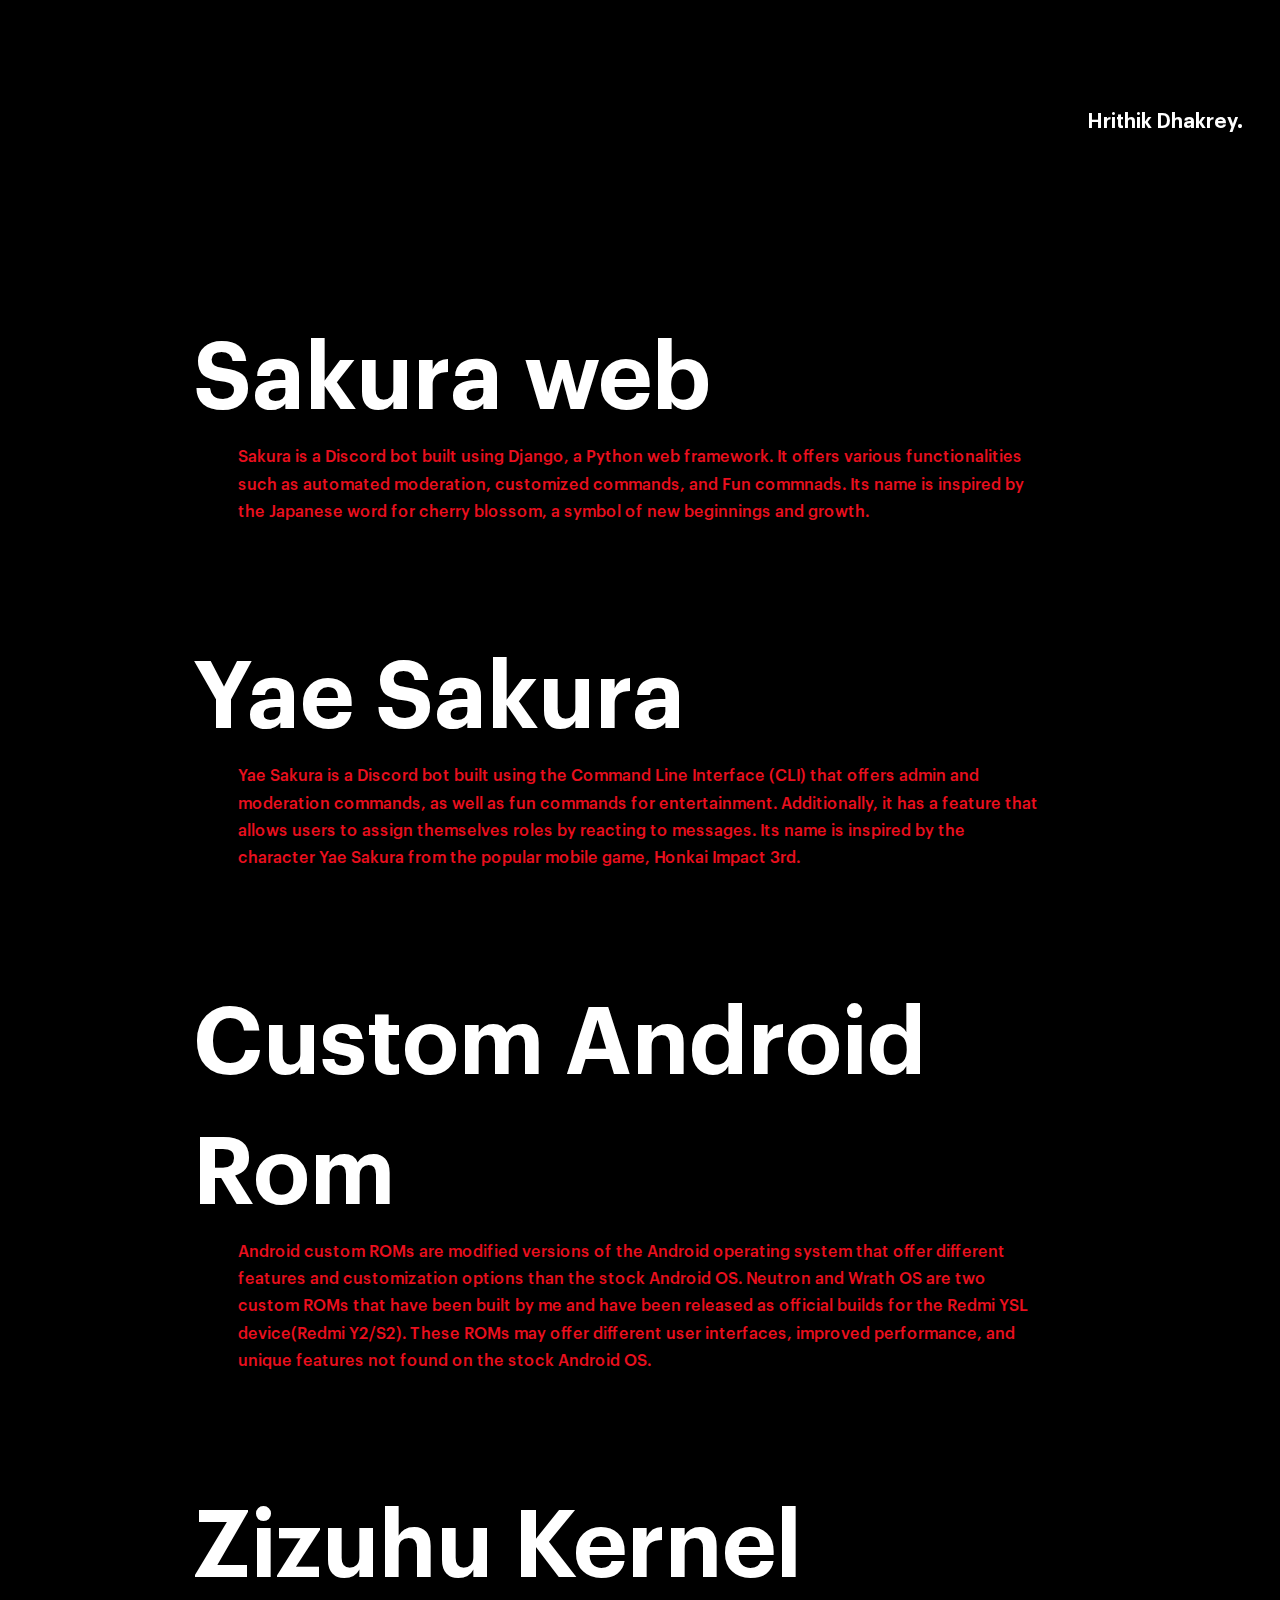
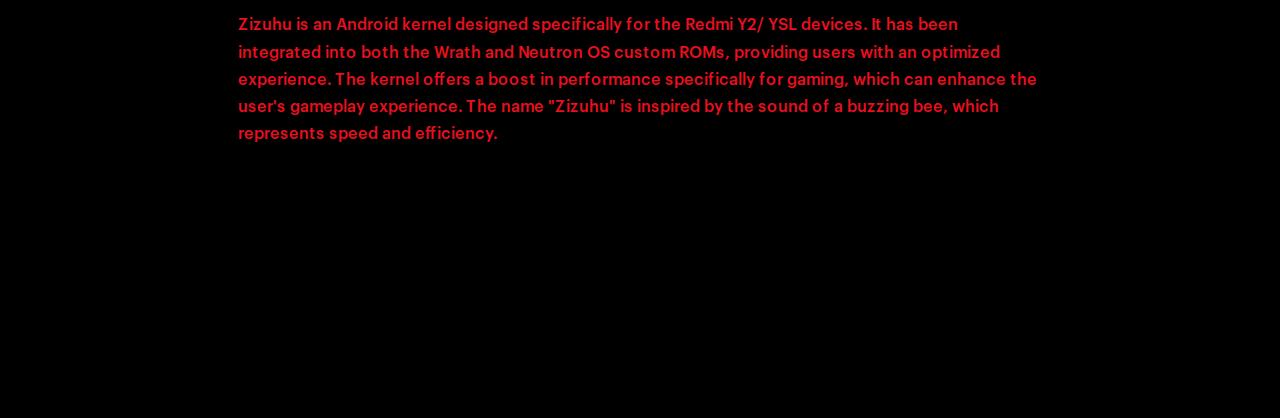
<file: work.html>
<!DOCTYPE html>
<html lang="en" class="no-js">

<head>

    <!-- Regular data -->
    <meta charset="utf-8">
    <meta content="text/html; charset=utf-8" http-equiv="Content-Type">

    <!-- Description -->
    <meta name="author" content="Hrithik Dhakrey" />
    <meta name="description" content="I create frontend & backend python application" />
    <meta name="keywords" content="hrithik,dhakreu,hrithik dhakrey,iamdhakey,python,full stack,freelance" />
    <meta name="Resource-type" content="Document" />
    <meta name="viewport" content="width=device-width, initial-scale=1">

    <!-- Open Graph data -->
    <meta property="og:site_name" content="Hrithik Dhakrey" />
    <meta property="og:title" content="Hrithik Dhakrey" />
    <meta property="og:description" content="I create frontend & backend python application" />
    <meta property="og:type" content="website" />
    <meta property="og:url" content="https://iamdhakrey.dev" />

    <!-- Title -->
    <title>Hrithik Dhakrey</title>


    <!-- Icons -->
    <!-- <link href="https://iamdhakrey.dev/img/thumbnail.png" type="image/png" rel="image_src"> -->
    <link href="https://iamdhakrey.dev" rel="canonical">


    <!-- CSS -->
    <link href="css/style.css" rel="stylesheet" type="text/css">

    <!-- Toggle button mobile -->
    <script src="https://ajax.googleapis.com/ajax/libs/jquery/1.8.3/jquery.min.js"></script>
    <script type="text/javascript">
        $(document).ready(function () {
            $(".mobile-tap-area").click(function () {
                $(".toggle-mobile-first").toggle();
                $(".toggle-mobile-second").toggle();
            });
        });
    </script>

</head>


<body class="website-background-black">
    <div class="max-width">
        <div class="logo">
            <div class="logo-inner">
                <a href="../">
                    <div class="label-logo on-hover--40 text-color-white"></div>
                </a>
            </div>
        </div>
        <div class="top-bottom-margin animate">

            <!-- Work -->
            <a href="https://github.com/iamdhakrey/sakura">
                <div class="on-hover-40 hide-text-block work-block">
                    <h2 class="text-color-white">Sakura web</h2>
                    <p class="size-small text-color-red">Sakura is a Discord bot built using Django, a Python web framework. It offers various functionalities such as automated moderation, customized commands, and Fun commnads. Its name is inspired by the Japanese word for cherry blossom, a symbol of new beginnings and growth.</p>
                </div>
            </a>
            <!-- Work -->
            <a href="https://github.com/iamdhakrey/Yae_Sakura">
                <div class="on-hover-40 hide-text-block work-block">
                    <h2 class="text-color-white">Yae Sakura</h2>
                    <p class="size-small text-color-red">Yae Sakura is a Discord bot built using the Command Line Interface (CLI) that offers admin and moderation commands, as well as fun commands for entertainment. Additionally, it has a feature that allows users to assign themselves roles by reacting to messages. Its name is inspired by the character Yae Sakura from the popular mobile game, Honkai Impact 3rd.</p>
                </div>
            </a>
            <!-- Work -->
            <a href="https://sourceforge.net/projects/dhakrey/files//">
                <div class="on-hover-40 hide-text-block work-block">
                    <h2 class="text-color-white">Custom Android Rom</h2>
                    <p class="size-small text-color-red">Android custom ROMs are modified versions of the Android operating system that offer different features and customization options than the stock Android OS. Neutron and Wrath OS are two custom ROMs that have been built by me and have been released as official builds for the Redmi YSL device(Redmi Y2/S2). These ROMs may offer different user interfaces, improved performance, and unique features not found on the stock Android OS.</p>
                </div>
            </a>
            <!-- Work -->
            <a href="https://github.com/iamdhakrey/kernel_xiaomi_zizuhu_ysl">
                <div class="on-hover-40 hide-text-block work-block">
                    <h2 class="text-color-white">Zizuhu Kernel</h2>
                    <p class="size-small text-color-red">Zizuhu is an Android kernel designed specifically for the Redmi Y2/ YSL devices. It has been integrated into both the Wrath and Neutron OS custom ROMs, providing users with an optimized experience. The kernel offers a boost in performance specifically for gaming, which can enhance the user's gameplay experience. The name "Zizuhu" is inspired by the sound of a buzzing bee, which represents speed and efficiency.</p>
                </div>
            </a>
        </div>
    </div>



</body>

</html>
</file>
<file: css/style.css>
@font-face {
	font-family: 'Regular';
	src: url('../fonts/Graphik-Regular.eot');
	src: url('../fonts/Graphik-Regular.eot?#iefix') format('embedded-opentype'),
		url('../fonts/Graphik-Regular.woff') format('woff'),
		url('../fonts/Graphik-Regular.ttf') format('truetype');
	font-weight: normal;
	font-style: normal;
}
@font-face {
	font-family: 'Semibold';
	src: url('../fonts/Graphik-Semibold.eot');
	src: url('../fonts/Graphik-Semibold.eot?#iefix') format('embedded-opentype'),
		url('../fonts/Graphik-Semibold.woff') format('woff'),
		url('../fonts/Graphik-Semibold.ttf') format('truetype');
	font-weight: 600;
	font-style: normal;
}
@font-face {
	font-family: 'Medium';
	src: url('../fonts/Graphik-Medium.eot');
	src: url('../fonts/Graphik-Medium.eot?#iefix') format('embedded-opentype'),
		url('../fonts/Graphik-Medium.woff') format('woff'),
		url('../fonts/Graphik-Medium.ttf') format('truetype');
	font-weight: 500;
	font-style: normal;
}

html, body, div, span, applet, object, iframe,
h1, h2, h3, h4, h5, h6, p, blockquote, pre,
a, abbr, acronym, address, big, cite, code,
del, dfn, em, img, ins, kbd, q, s, samp,
small, strike, strong, sub, sup, tt, var,
b, u, i, center,
dl, dt, dd, ol, ul, li,
fieldset, form, label, legend,
table, caption, tbody, tfoot, thead, tr, th, td,
article, aside, canvas, details, embed,
figure, figcaption, footer, header, hgroup,
menu, nav, output, ruby, section, summary,
time, mark, audio, video {
	margin: 0;
	padding: 0;
	border: 0;
	font-size: 100%;
	font: inherit;
	vertical-align: baseline;
}

html, body {
    -webkit-font-smoothing: antialiased;
    -moz-osx-font-smoothing: grayscale;
    font-smoothing: antialiased;
    text-rendering: optimizeLegibility;
    padding:0;
    margin:0;
	font-size: calc(1em + 1vw);
}

/*	=====================================================================
									GENERAL							
	===================================================================== */

::selection {
  color: rgba(255,255,255,.99);
  background: rgba(0,0,0,.99);
}
::-moz-selection {
  color: rgba(255,255,255,.99);
  background: rgba(0,0,0,.99);
}

/* ------ Backgrounds ------ */
.website-background-black {
	background: #000000;
}
.website-background-white {
	background: #ffffff;
}

/* ------ Colors ------ */
.text-color-white {
	color: #ffffff;
}
.text-color-red {
	color: #ea0f1e;
}
.text-color-black {
	color: #000000;
}
.text-color-gray {
	color: #888888;
}

/* ------ Text styles ------ */
.underline {
	text-decoration: underline;
}

.hide-text-block {
	position: relative;
	display: block;
	overflow: hidden;
}

h1 {
	font-family:'Semibold';
	position: fixed;
	line-height: 110%;
	letter-spacing: -2px;
    font-size: 3.2em; /* general fallback */
    font-size: 18vm; /* IE9 fallback */
/*     font-size: 19vmin; */
    font-size: 18vmin;

}
		@media screen and (max-width: 767px) {
			h1 {
			line-height: 130%;
			}
		}
		
h2 {
	font-family:'Semibold';
	line-height: 140%;
	font-size: 100px;
    font-size: 2.222em;
}

h3 {
	font-family:'Medium';
	line-height: 120%;
	font-size: 64px;
	/* font-size: 1.780em; */
}

h4 {
	font-family:'Semibold';	
	line-height: 140%;
	font-size: 48px;
	font-size: 40px;
	margin: 16vh 0 4vh 0;
	margin: 24vh 0 4vh 0;
}
		@media screen and (max-width: 767px) {
			h4 {
			font-size: 30px;
			}
		}
h5 {
	font-family:'Semibold';
	line-height: 140%;
	font-size: 36px;
	font-size: 30px;
	margin: 12vh 0 5vh 0;
	margin: 12vh 0 3vh 0;
	

}
		@media screen and (max-width: 767px) {
			h5 {
				font-size: 20px;
			}
		}
h6 {
	font-family: "Semibold";
	line-height: 140%;
	font-size: 24px;
	margin: 8vh 0 2vh 0;	
}	


/* ------ paragraph styling ------ */

p {
	padding: 0 3%;
    margin: 0px 2%;
	line-height: 170%;
	font-family:'Regular';
	font-size: 18px;
	margin-bottom: 3vh;
}

p.size-small {
	font-family: "Medium";
	font-size: 16px;
	margin-bottom: 0;
}
		@media screen and (max-width: 767px) {
			p.size-small {
			font-size: 14px;
			}
		}
		
.size-medium {
	line-height: 180%;
	font-size: 20px;
}

.size-large {
	line-height: 160%;
	font-size: 24px;
	margin-bottom: 4vh;
}

b {
	font-family: "Medium";
}

i {
	font-style:italic;
}


/* ------ List ------ */
ul {
	line-height: 180%;
	font-family:'Regular';
	font-size: 18px;
	margin-bottom: 5vh;
}

li {
	margin-left: 3vh;
}


blockquote {
	line-height: 170%;
	font-family:'Regular';
	font-size: 18px;
/* 	font-style:italic; */
	color: #666666;
	margin: 6vmin 0;
	padding: 10px 20px 10px 30px;
	border-left:4px solid #dddddd;
}



/* ------ Links ------ */
a, a:after, a:visited {
	text-decoration: none;
	cursor: pointer;
	color: #000000;	
}


a.text-color-white, a.text-color-white:after, a.text-color-white:visited {
	color: #ffffff;	
}

a.text-color-red, a.text-color-red:after, a.text-color-red:visited {
	color: #ea0f1e;
}

/* ------ Hover states ------ */
.on-hover-40, .on-hover--40 {
	transition: all .4s cubic-bezier(0.2, 0.6, 0.2, 1);
}
.on-hover-40:hover {
	margin-left: 40px;
	transition: all .4s cubic-bezier(0.2, 0.6, 0.2, 1);	
}
.on-hover--40:hover {
	margin-left: -40px;
	transition: all .4s cubic-bezier(0.2, 0.6, 0.2, 1);	
}
		@media screen and (max-width: 767px) {
			.on-hover-40:hover {
				margin-left: 0px;	
			}
			.on-hover--40:hover {
				margin-left: 0px;
			}	
		}

/* ------ Media ------ */
img {
    max-width: 100%;
    max-height: 100%;
	pointer-events: none !important;
}
video {
	display: block;
	max-width: 100%;
	height: auto;
}

/* ------ Hide .lazy elements if JavaScript is off ------ */
.no-js .lazy {
  display: none;
}

/* ------ Grid ------ */
.top-bottom-margin {
	margin: 40vh 0 20vh 0;
	margin: 35vh 0 20vh 0;
	margin: 35vh 0 30vh 0;
} 

.max-width {
	max-width: 68%;
	max-width: 21.5em;
	margin: 0 auto;
}
		@media screen and (max-width: 767px) {
			.max-width {
				max-width: 100%;
				max-width: 86%;
			}
		}

/* ------ Logo ------ */
.logo {
	float: right;
}
.logo-inner {
	position: fixed;
	top: 10%;
	z-index: 999;
}
		@media screen and (max-width: 767px) {
			.logo-inner {
				top: 5%;
				left: 75%;
			}
		}
.label-logo:after { 
	font-family:"Semibold";
	font-size: 20px;
    content:"Hrithik Dhakrey.";
}
.label-logo:hover:after{
	content:"iamdhakrey.dev";
	white-space: nowrap;
}
		@media screen and (max-width: 767px) {
			.label-logo:hover:after{
				content:"Hrithik Dhakrey.";
			}
		}
.label-logo{
	-webkit-animation:fadelogo .6s cubic-bezier(0.2, 0.6, 0.2, 1);
	-moz-animation:fadelogo .6s cubic-bezier(0.2, 0.6, 0.2, 1);
	animation:fadelogo .6s cubic-bezier(0.2, 0.6, 0.2, 1);
	-webkit-animation-fill-mode:backwards;
	-moz-animation-fill-mode:backwards;
	animation-fill-mode:backwards;	
}
@-webkit-keyframes fadelogo {
	0% {-webkit-transform: translateY(10vh);}
	100% {-webkit-transform: translateY(0vh);}	
}
@keyframes fadelogo {
	0% {opacity: 0;transform: translateY(10vh);}
	100% {opacity: 1;transform: translateY(0vh);}	
}

/* ------ Reading position ------ */
.rpi-progress-bar{
	box-sizing:border-box;
	position:fixed;
	width:100%;
	top:0;
	left:0;
	padding-bottom:20px;
	z-index: 1;
}
.rpi-progress-bar__position{
	box-sizing:inherit;
	height:4px; /* control the height of the progress bar */
	width:100%;
	background-color: #D1001D;
	-webkit-transform-origin:0 50%;
	transform-origin:0 50%;
	-webkit-transition:-webkit-transform 50ms;
	transition:-webkit-transform 50ms;
	transition:transform 50ms;
	transition:transform 50ms,-webkit-transform 50ms;
	-webkit-transform:scaleX(0);
	transform:scaleX(0);
	will-change:transform;
	position:relative;
}




/*	=====================================================================
									HOMEPAGE							
	===================================================================== */


.vertical-center {
	position: absolute;
	height: 100%;
	display: -webkit-flex; /* Safari */
	display: flex;  
	-webkit-align-items: center; /* Safari */
	align-items:   center;
}

.label-hello:after{
    content:"Hello.";
}
.label-hello:hover:after{
	content:"About";
}
.label-iam:after{
    content:"I am";
}
.label-iam:hover:after{
	content:"Work";
}
.label-hrithik:after{
    content:"Hrithik";
}
.label-hrithik:hover:after{
	content:"Contact";
}
.label-error:after{
	content:"Oops!";
}
.label-error:hover:after{
	content:"Home";
}

.animate {
	-webkit-animation:animate .6s cubic-bezier(0.2, 0.6, 0.2, 1);
	-moz-animation:animate .6s cubic-bezier(0.2, 0.6, 0.2, 1);
	animation:animate .6s cubic-bezier(0.2, 0.6, 0.2, 1);
	-webkit-animation-fill-mode:backwards;
	-moz-animation-fill-mode:backwards;
	animation-fill-mode:backwards;
}


@-webkit-keyframes animate {
	0% {opacity: 0;-webkit-transform: translateY(100%);}
	100% {opacity: 1;-webkit-transform: translateY(0%);}	
}

@keyframes animate {
	0% {opacity: 0;transform: translateY(30vh);} /* WORK ON THISSS! */
/* 	0% {transform: translateY(100%);} */
	100% {opacity: 1;transform: translateY(0%);}	
}

/* ------ Delays ------ */
.delay02 { -webkit-animation-delay: .2s; animation-delay: .2s;}
.delay04 { -webkit-animation-delay: .4s; animation-delay: .4s;}
.delay06 { -webkit-animation-delay: .6s; animation-delay: .6s;}
.delay08 { -webkit-animation-delay: .8s; animation-delay: .8s;}
.delay10 { -webkit-animation-delay: 1s; animation-delay: 1s;}
.delay12 { -webkit-animation-delay: 1.2s; animation-delay: 1.2s;}

/* ------ Background photo ------ */
.bg-photo {	
	z-index: -9;	
	position: fixed;
	top: 0; 
	right: 0; 
	bottom: 0; 
	left: 35%;
	background-image: url(../img/HrithikHome.png);
	background-repeat: no-repeat; 
	-webkit-background-size: cover;
	-moz-background-size: cover;
	-o-background-size: cover;
	 background-size: cover;
	
	-webkit-animation:bg-photo 1.2s cubic-bezier(.5, .6, .6, 1);
	-moz-animation:bg-photo 1.2s cubic-bezier(.5, .6, .6, 1);
	animation:bg-photo 1.2s cubic-bezier(.5, .6, .6, 1);	
	-webkit-animation-fill-mode:backwards;
	-moz-animation-fill-mode:backwards;
	animation-fill-mode:backwards;
}
	@media screen and (max-width: 767px) {
		.bg-photo {
		-webkit-animation:bg-photo .6s cubic-bezier(.5, .6, .6, 1);
		-moz-animation:bg-photo .6s cubic-bezier(.5, .6, .6, 1);
		animation:bg-photo .6s cubic-bezier(.5, .6, .6, 1);		
		}
	}
@-webkit-keyframes bg-photo {
	0% {opacity: 0;transform: scale(1.1);}
	100% {opacity: 1;transform: scale(1);}	
}

@keyframes bg-photo {
	0% {opacity: 0;transform: scale(1.1);}
	100% {opacity: 1;transform: scale(1);}	
}
		@media screen and (max-width:480px) {
			.bg-photo {
				left: -8%;
			}	
		}


/*	=====================================================================
							HOMEPAGE MOBILE							
	===================================================================== */


@media screen and (min-width: 768px) {
	.hide-mobile {
		display: none;
	}
}

@media screen and (max-width: 767px) {
	.hide-web {
		display: none;
	}
	.toggle-mobile-second {
		display: none;
	}
	.mobile-tap-area {
		background: transparent;
		position: absolute;
		width: 100%;
		height: 100%;
	}
	.tap-indication {
	    text-align: center;
		width: 100%;
		font-family:"Medium";
		color: #ffffff;
		position: fixed;
		bottom: 4%;
		font-size: 0.6em; /* general fallback */
	    font-size: 3.6vm; /* IE9 fallback */
	    font-size: 3.6vmin;
		animation: bounce 1s infinite alternate;
		
		-webkit-animation:bounce .5s cubic-bezier(.5, .6, .6, 1) infinite alternate;
		-moz-animation:bounce .5s cubic-bezier(.5, .6, .6, 1) infinite alternate;
		animation:bounce .5s cubic-bezier(.5, .6, .6, 1) infinite alternate;	
	}
	@keyframes bounce {
	  from {
	    transform: translateY(0px);
	  }
	  to {
	    transform: translateY(-8px);
	  }
	}
	@-webkit-keyframes bounce {
	  from {
	    transform: translateY(0px);
	  }
	  to {
	    transform: translateY(-8px);
	  }
	}
}


/*	=====================================================================
							ABOUT AND CONTACT					
	===================================================================== */

.max-width-left-70 {	
	max-width: 70%;
}
		@media screen and (max-width: 767px) {
			.max-width-left-70 {	
				max-width: 100%;
			}
		}


/* ------ Copy email to clipboard ------ */
.label-email {
	cursor: pointer;
}
.label-email:after{
    content:"dhakreyhrithik@gmail.com";
}
.label-email:hover:after{
	content:"Copy to clipboard";
}
.label-email:hover:active:after {
    content:"Email copied";
}
		@media screen and (max-width: 767px) {
			.label-email:hover:after{
				content:"Copied to clipboard";
			}
		}



/*	=====================================================================
								WORK LIST							
	===================================================================== */

.work-block {
	margin: 12vh 0;
}

		@media screen and (max-width: 767px) {
			.work-block {
				margin-top: 10vh 0;
			}
		}

/*	=====================================================================
								PROJECT PAGE							
	===================================================================== */


.block-image-overflow {
    width: 100%;
    overflow: hidden;
}


.hero-image {
	width: 100vw;
	height: 90vh;
	overflow: hidden;
	margin: 30vh 0;
}
		@media screen and (max-width: 767px) {
			.hero-image {
				margin: 20vh 0;
			}	
		}	
.hero-image img {
    width: 100%;
    height: 100vh;
    object-fit: cover;
}
		@media screen and (max-width: 767px) {
			.hero-image img {
				background-position: right bottom;
			}	
		}	

.max-width-70 {	
	max-width: 70%;
	margin: 0 auto;
}
		@media screen and (max-width: 767px) {
			.max-width-70 {	
				max-width: 100%;
				margin: auto;
			}
		}


.links a {
	display: block;
	margin: 4vh 0;
	font-family: "Medium";
	font-size: 19px;	
}



.images {
	margin: 8vh 0;
}
	@media screen and (max-width: 767px) {
		.images {
			margin: 4vh 0;
		}
	}

.images img {
	margin: 4vh 0;
}
	@media screen and (max-width: 767px) {
		.images img {
			margin: 2vh 0;
		}
	}


.video {
	margin: 8vh 0;
}
	@media screen and (max-width: 767px) {
		.video {
			margin: 4vh 0;
		}
	}

	
/* iPhone video container */
.iphone-video {
	width: 100%;
	height: 80vh;
	display: -webkit-flex; /* Safari */
	display: flex;  
	-webkit-align-items: center; /* Safari */
	align-items: center;
	position: relative;
}

.iphone-notch {
	background-image: url(../img/devices-iphone-notch.png);
	background-repeat: no-repeat;
	background-size: contain;
	background-position: center;
	height: 20%;
	width: 100%;
	position: absolute;
	z-index: 1;
	margin-top: -17%;

}

.iphone-mask {
   -moz-border-radius:28px;
    -webkit-border-radius:28px;
    border-radius:28px;
    overflow:hidden;
	position: relative;
	margin: 0 auto;
	height: 70vh;
}
.iphone-video video {
	width: auto;
	height: 70vh;
}
.devices-iphone {
	background-image: url(../img/devices-iphone.png);
	background-repeat: no-repeat;
	background-size: contain;
	background-position: center;
	height: 100%;
	width: 100%;
	position: absolute;
	z-index: -1;
}
		
		@media screen and (max-width: 767px) {
			.iphone-video {
				height: 60vh;
			}
			.iphone-mask {
			   -moz-border-radius:18px;
			    -webkit-border-radius:18px;
			    border-radius:18px;
				height: 52vh;
			}
			.iphone-video video {
				height: 52vh;
			}
		}
</file>
